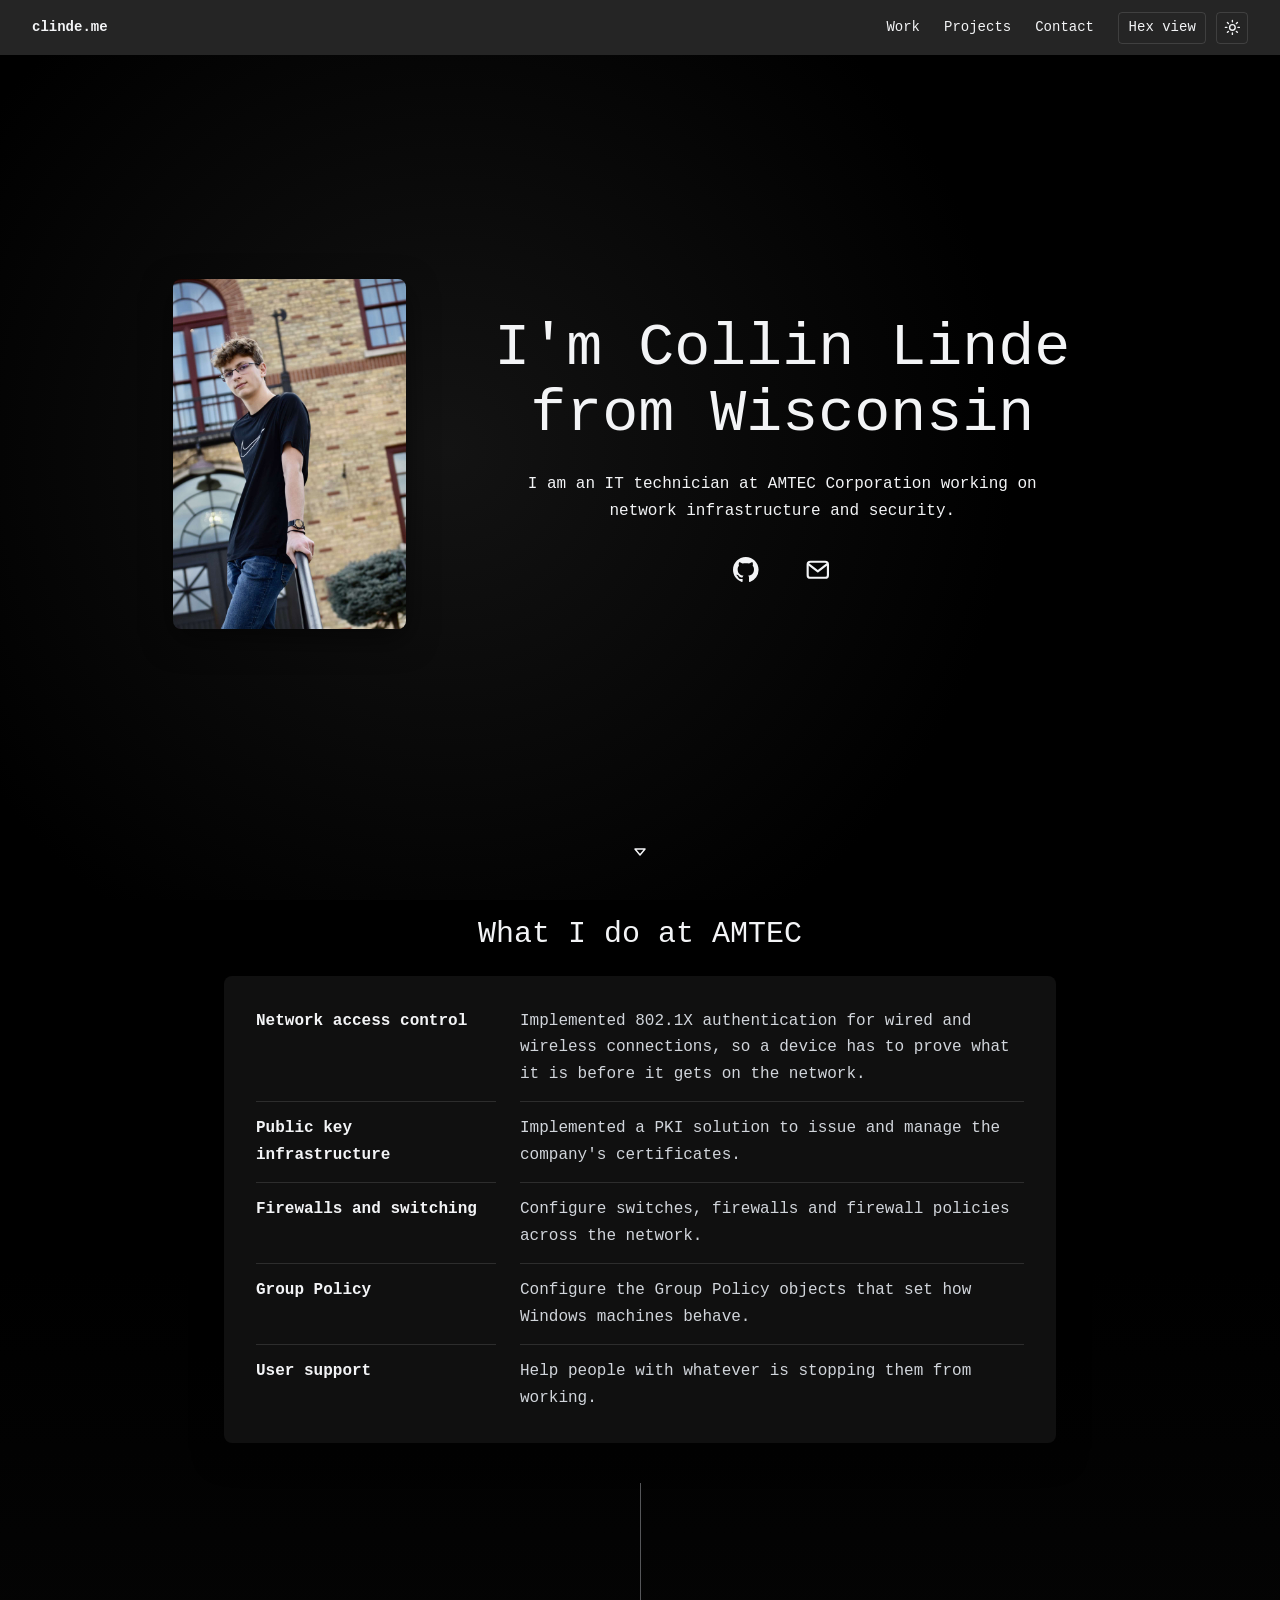
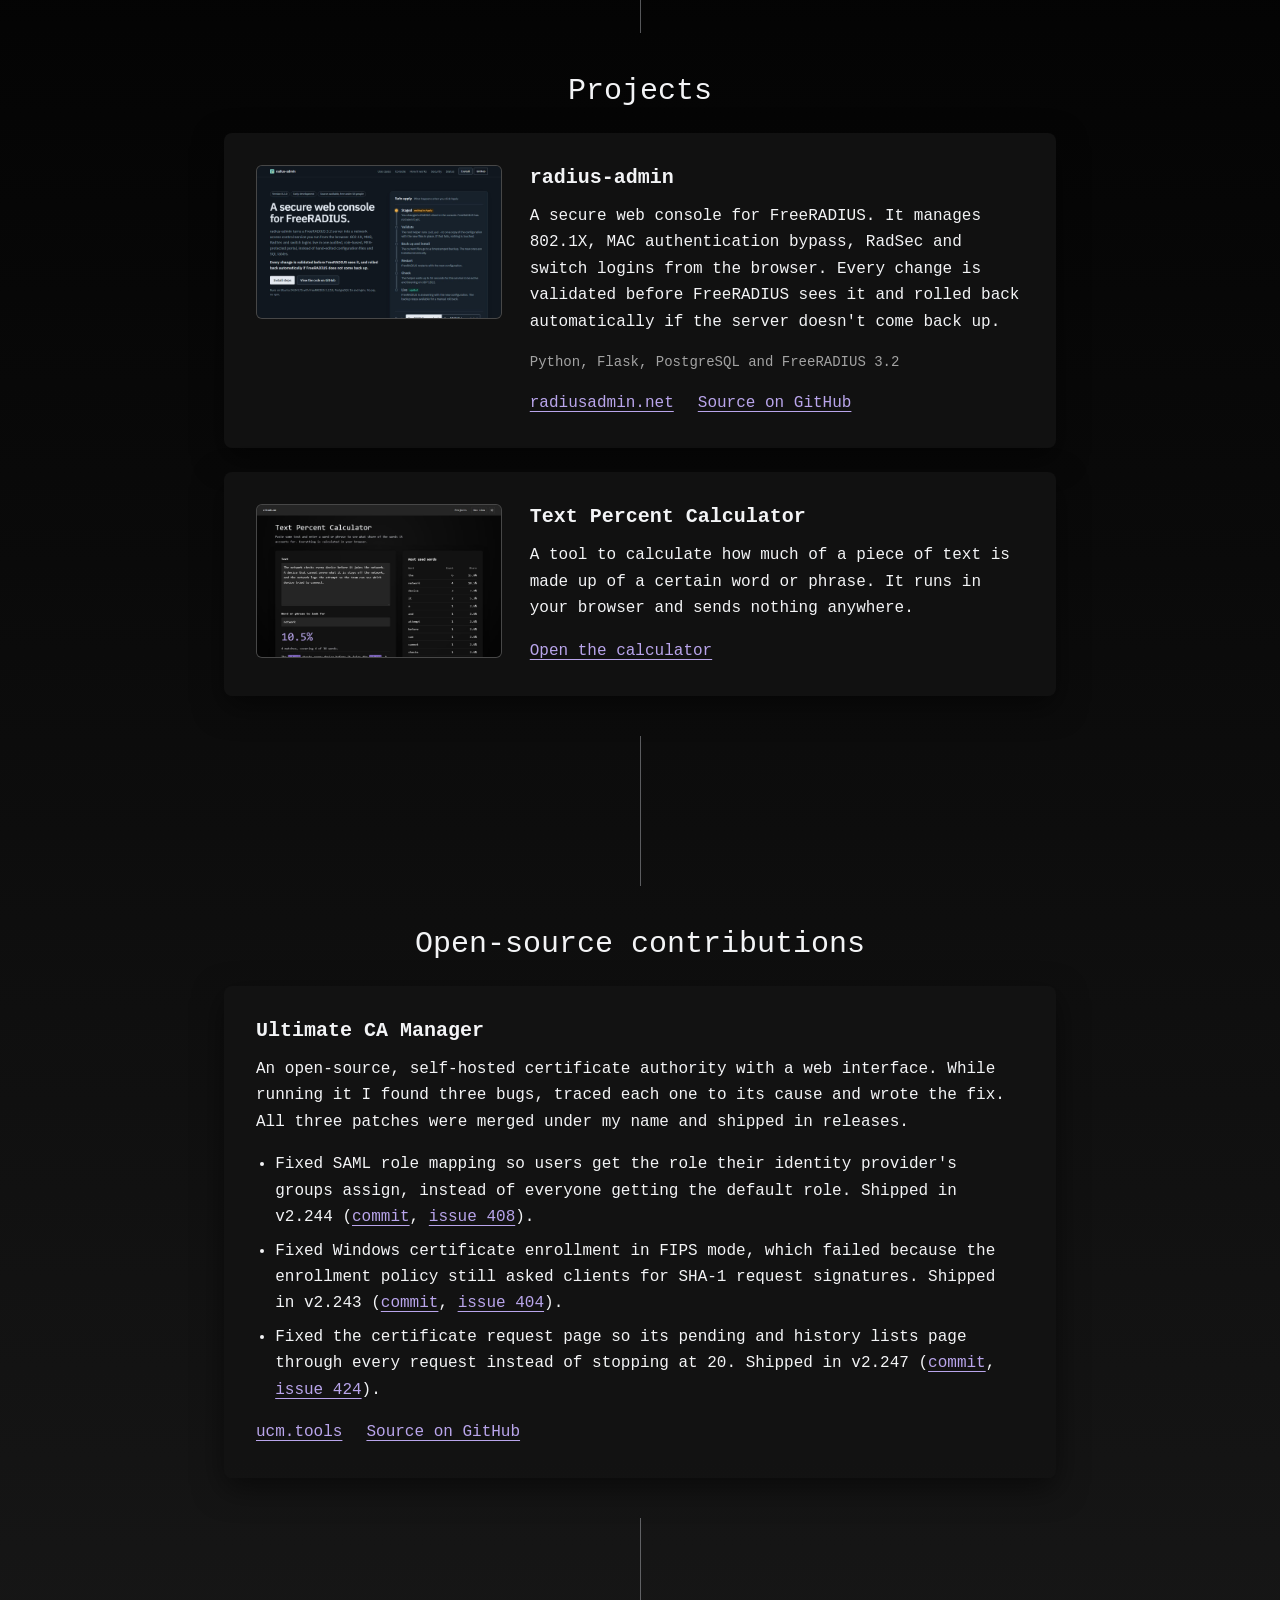
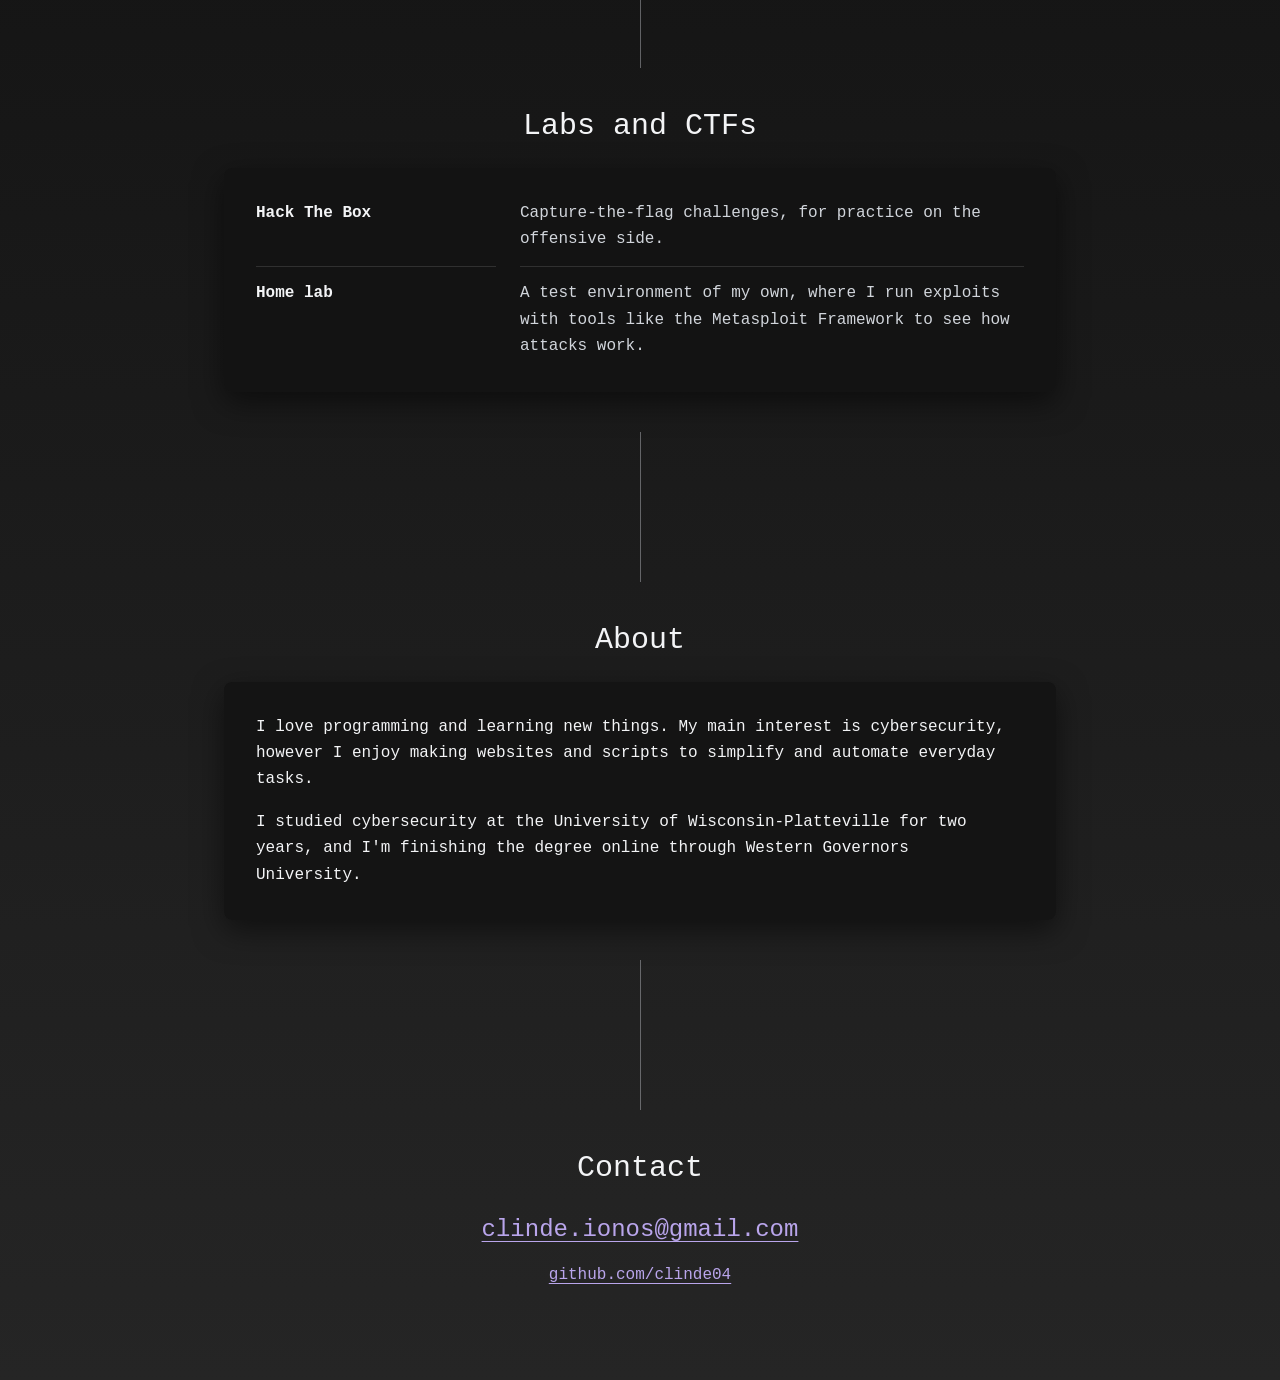
<file: index.html>
<!doctype html>
<html lang="en" class="d-classic t-dark">
  <head>
    <meta charset="utf-8" />
    <meta name="viewport" content="width=device-width, initial-scale=1" />
    <title>Collin Linde</title>
    <meta
      name="description"
      content="Collin Linde is an IT technician at AMTEC Corporation who works on network infrastructure, PKI and 802.1X, and builds radius-admin."
    />
    <meta property="og:title" content="Collin Linde" />
    <meta
      property="og:description"
      content="IT technician working on network infrastructure, PKI and 802.1X."
    />
    <meta property="og:type" content="website" />
    <link rel="icon" href="favicon.svg" type="image/svg+xml" />
    <link rel="stylesheet" href="styles.css" />
    <script src="prefs.js"></script>
  </head>
  <body>
    <div class="orb" id="orb" aria-hidden="true"></div>

    <header class="nav">
      <a class="nav-home" href="./">clinde.me</a>
      <div class="nav-right">
        <nav class="nav-links" aria-label="Sections">
          <a href="#work">Work</a>
          <a href="#projects">Projects</a>
          <a href="#contact">Contact</a>
        </nav>
        <button class="toggle" id="design-toggle" type="button" hidden></button>
        <button class="toggle toggle-icon" id="theme-toggle" type="button" hidden>
          <svg class="icon-sun" viewBox="0 0 24 24" fill="none" stroke="currentColor" stroke-width="2" stroke-linecap="round" aria-hidden="true">
            <circle cx="12" cy="12" r="4" />
            <path d="M12 2v2M12 20v2M2 12h2M20 12h2M4.9 4.9l1.4 1.4M17.7 17.7l1.4 1.4M4.9 19.1l1.4-1.4M17.7 6.3l1.4-1.4" />
          </svg>
          <svg class="icon-moon" viewBox="0 0 24 24" fill="none" stroke="currentColor" stroke-width="2" stroke-linecap="round" stroke-linejoin="round" aria-hidden="true">
            <path d="M20 14.5A8 8 0 0 1 9.5 4a8 8 0 1 0 10.5 10.5z" />
          </svg>
        </button>
      </div>
    </header>

    <main>
      <!-- Hero for the classic design -->
      <section class="hero-classic">
        <div class="hero-inner">
          <img
            class="hero-photo"
            src="assets/collin-stairs.jpg"
            alt="Collin Linde standing on a staircase in front of a brick building"
            width="1472"
            height="2208"
          />
          <div class="hero-text">
            <h1>I'm Collin Linde from Wisconsin</h1>
            <p>
              I am an IT technician at AMTEC Corporation working on network infrastructure and
              security.
            </p>
            <div class="socials">
              <a href="https://github.com/clinde04" aria-label="GitHub profile">
                <svg viewBox="0 0 16 16" fill="currentColor" aria-hidden="true">
                  <path
                    d="M8 0C3.58 0 0 3.58 0 8c0 3.54 2.29 6.53 5.47 7.59.4.07.55-.17.55-.38 0-.19-.01-.82-.01-1.49-2.01.37-2.53-.49-2.69-.94-.09-.23-.48-.94-.82-1.13-.28-.15-.68-.52-.01-.53.63-.01 1.08.58 1.23.82.72 1.21 1.87.87 2.33.66.07-.52.28-.87.51-1.07-1.78-.2-3.64-.89-3.64-3.95 0-.87.31-1.59.82-2.15-.08-.2-.36-1.02.08-2.12 0 0 .67-.21 2.2.82.64-.18 1.32-.27 2-.27.68 0 1.36.09 2 .27 1.53-1.04 2.2-.82 2.2-.82.44 1.1.16 1.92.08 2.12.51.56.82 1.27.82 2.15 0 3.07-1.87 3.75-3.65 3.95.29.25.54.73.54 1.48 0 1.07-.01 1.93-.01 2.2 0 .21.15.46.55.38A8.013 8.013 0 0016 8c0-4.42-3.58-8-8-8z"
                  />
                </svg>
              </a>
              <a href="mailto:clinde.ionos@gmail.com" aria-label="Email Collin">
                <svg viewBox="0 0 24 24" fill="none" stroke="currentColor" stroke-width="2" stroke-linecap="round" stroke-linejoin="round" aria-hidden="true">
                  <rect x="2.5" y="4.5" width="19" height="15" rx="2.5" />
                  <path d="m3.5 7 8.5 6.5L20.5 7" />
                </svg>
              </a>
            </div>
          </div>
        </div>

        <svg class="caret" id="caret" viewBox="0 0 16 16" fill="none" stroke="currentColor" stroke-width="1.5" stroke-linejoin="round" aria-hidden="true">
          <path d="M3 5h10l-5 6z" />
        </svg>
      </section>

      <!-- Hero for the hex design. dump.js builds the viewer inside #dump. -->
      <section class="hero-hex">
        <h1 class="dump-fallback" id="dump-fallback">
          Collin Linde<span class="sr-only">, IT technician at AMTEC Corporation</span>
        </h1>
        <div class="dump" id="dump" aria-hidden="true" hidden></div>
        <p class="dump-status" id="dump-status" aria-hidden="true" hidden></p>
        <p class="lede">
          I'm an IT technician at AMTEC Corporation working on network infrastructure and
          security.
        </p>
      </section>

      <div class="sections">
        <section class="section" id="work">
          <h2>What I do at AMTEC</h2>
          <div class="panel">
            <dl class="facts">
              <dt>Network access control</dt>
              <dd>
                Implemented 802.1X authentication for wired and wireless connections, so a device
                has to prove what it is before it gets on the network.
              </dd>
              <dt>Public key infrastructure</dt>
              <dd>Implemented a PKI solution to issue and manage the company's certificates.</dd>
              <dt>Firewalls and switching</dt>
              <dd>Configure switches, firewalls and firewall policies across the network.</dd>
              <dt>Group Policy</dt>
              <dd>Configure the Group Policy objects that set how Windows machines behave.</dd>
              <dt>User support</dt>
              <dd>Help people with whatever is stopping them from working.</dd>
            </dl>
          </div>
        </section>

        <section class="section" id="projects">
          <h2>Projects</h2>

          <article class="panel project">
            <a class="project-shot" href="https://radiusadmin.net/" tabindex="-1" aria-hidden="true">
              <img src="assets/projects/radius-admin.jpg" alt="" width="1280" height="800" loading="lazy" decoding="async" />
            </a>
            <div class="project-body">
              <h3>radius-admin</h3>
              <p>
                A secure web console for FreeRADIUS. It manages 802.1X, MAC authentication bypass,
                RadSec and switch logins from the browser. Every change is validated before
                FreeRADIUS sees it and rolled back automatically if the server doesn't come back up.
              </p>
              <p class="small">Python, Flask, PostgreSQL and FreeRADIUS 3.2</p>
              <p class="links">
                <a href="https://radiusadmin.net/">radiusadmin.net</a>
                <a href="https://github.com/radiusadmin/radius-admin">Source on GitHub</a>
              </p>
            </div>
          </article>

          <article class="panel project">
            <a class="project-shot" href="tools/text-percent/" tabindex="-1" aria-hidden="true">
              <img src="assets/projects/text-percent.jpg" alt="" width="1280" height="800" loading="lazy" decoding="async" />
            </a>
            <div class="project-body">
              <h3>Text Percent Calculator</h3>
              <p>
                A tool to calculate how much of a piece of text is made up of a certain word or
                phrase. It runs in your browser and sends nothing anywhere.
              </p>
              <p class="links">
                <a href="tools/text-percent/">Open the calculator</a>
              </p>
            </div>
          </article>
        </section>

        <section class="section" id="contributions">
          <h2>Open-source contributions</h2>

          <article class="panel">
            <h3>Ultimate CA Manager</h3>
            <p>
              An open-source, self-hosted certificate authority with a web interface. While running
              it I found three bugs, traced each one to its cause and wrote the fix. All three
              patches were merged under my name and shipped in releases.
            </p>
            <ul>
              <li>
                Fixed SAML role mapping so users get the role their identity provider's groups
                assign, instead of everyone getting the default role. Shipped in v2.244
                (<a href="https://github.com/NeySlim/ultimate-ca-manager/commit/fd269466c8ab248751eb6f222c0887bfe64e67c3">commit</a>,
                <a href="https://github.com/NeySlim/ultimate-ca-manager/issues/408">issue 408</a>).
              </li>
              <li>
                Fixed Windows certificate enrollment in FIPS mode, which failed because the
                enrollment policy still asked clients for SHA-1 request signatures. Shipped in
                v2.243
                (<a href="https://github.com/NeySlim/ultimate-ca-manager/commit/224386f91fd30868cff1aab765dce636a78b6885">commit</a>,
                <a href="https://github.com/NeySlim/ultimate-ca-manager/issues/404">issue 404</a>).
              </li>
              <li>
                Fixed the certificate request page so its pending and history lists page through
                every request instead of stopping at 20. Shipped in v2.247
                (<a href="https://github.com/NeySlim/ultimate-ca-manager/commit/363a39f0bac1fbc214051bc466287d1459153c3f">commit</a>,
                <a href="https://github.com/NeySlim/ultimate-ca-manager/issues/424">issue 424</a>).
              </li>
            </ul>
            <p class="links">
              <a href="https://ucm.tools/">ucm.tools</a>
              <a href="https://github.com/NeySlim/ultimate-ca-manager">Source on GitHub</a>
            </p>
          </article>
        </section>

        <section class="section" id="labs">
          <h2>Labs and CTFs</h2>
          <div class="panel">
            <dl class="facts">
              <dt>Hack The Box</dt>
              <dd>Capture-the-flag challenges, for practice on the offensive side.</dd>
              <dt>Home lab</dt>
              <dd>
                A test environment of my own, where I run exploits with tools like the Metasploit
                Framework to see how attacks work.
              </dd>
            </dl>
          </div>
        </section>

        <section class="section" id="about">
          <h2>About</h2>
          <div class="panel about">
            <div>
              <p>
                I love programming and learning new things. My main interest is cybersecurity,
                however I enjoy making websites and scripts to simplify and automate everyday
                tasks.
              </p>
              <p>
                I studied cybersecurity at the University of Wisconsin-Platteville for two years,
                and I'm finishing the degree online through Western Governors University.
              </p>
            </div>
            <!-- Shown in the hex design only; the classic design has the photo in its hero. -->
            <img
              class="about-photo"
              src="assets/collin-stairs.jpg"
              alt="Collin Linde standing on a staircase in front of a brick building"
              width="1472"
              height="2208"
            />
          </div>
        </section>

        <section class="section contact" id="contact">
          <h2>Contact</h2>
          <div>
            <p>
              <a class="contact-email" href="mailto:clinde.ionos@gmail.com">clinde.ionos@gmail.com</a>
            </p>
            <p><a href="https://github.com/clinde04">github.com/clinde04</a></p>
          </div>
        </section>
      </div>
    </main>

    <script src="dump.js"></script>
    <script src="decode.js"></script>
    <script src="site.js"></script>
  </body>
</html>
</file>
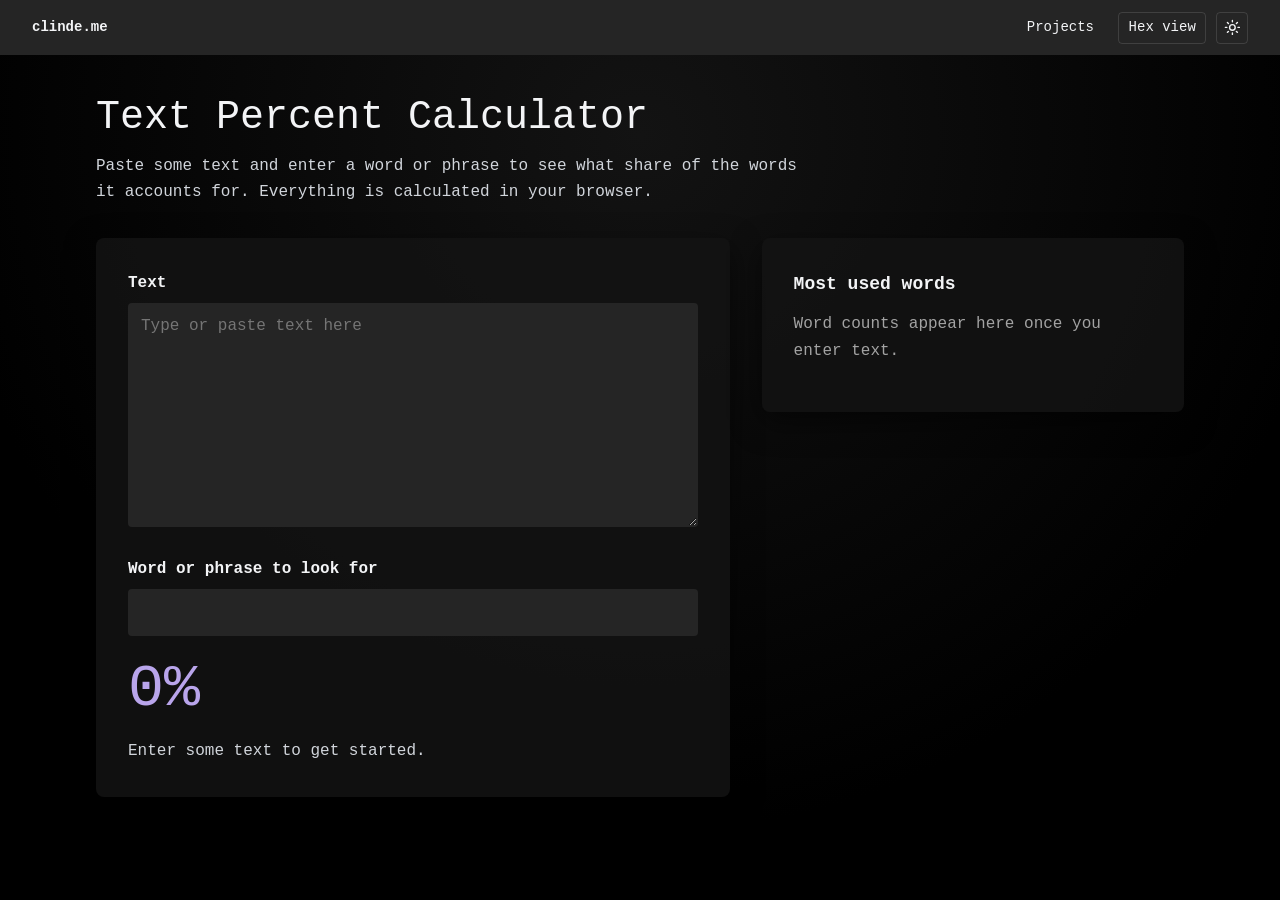
<file: tools/text-percent/index.html>
<!doctype html>
<html lang="en" class="d-classic t-dark">
  <head>
    <meta charset="utf-8" />
    <meta name="viewport" content="width=device-width, initial-scale=1" />
    <title>Text Percent Calculator | Collin Linde</title>
    <meta
      name="description"
      content="Work out what share of a piece of text is made up of a given word or phrase."
    />
    <link rel="icon" href="../../favicon.svg" type="image/svg+xml" />
    <link rel="stylesheet" href="../../styles.css" />
    <script src="../../prefs.js"></script>
  </head>
  <body>
    <div class="orb" id="orb" aria-hidden="true"></div>

    <header class="nav">
      <a class="nav-home" href="../../">clinde.me</a>
      <div class="nav-right">
        <nav class="nav-links" aria-label="Site">
          <a href="../../#projects">Projects</a>
        </nav>
        <button class="toggle" id="design-toggle" type="button" hidden></button>
        <button class="toggle toggle-icon" id="theme-toggle" type="button" hidden>
          <svg class="icon-sun" viewBox="0 0 24 24" fill="none" stroke="currentColor" stroke-width="2" stroke-linecap="round" aria-hidden="true">
            <circle cx="12" cy="12" r="4" />
            <path d="M12 2v2M12 20v2M2 12h2M20 12h2M4.9 4.9l1.4 1.4M17.7 17.7l1.4 1.4M4.9 19.1l1.4-1.4M17.7 6.3l1.4-1.4" />
          </svg>
          <svg class="icon-moon" viewBox="0 0 24 24" fill="none" stroke="currentColor" stroke-width="2" stroke-linecap="round" stroke-linejoin="round" aria-hidden="true">
            <path d="M20 14.5A8 8 0 0 1 9.5 4a8 8 0 1 0 10.5 10.5z" />
          </svg>
        </button>
      </div>
    </header>

    <main class="page">
      <div class="page-inner">
        <h1>Text Percent Calculator</h1>
        <p class="page-intro">
          Paste some text and enter a word or phrase to see what share of the words it accounts
          for. Everything is calculated in your browser.
        </p>

        <div class="tool">
          <div class="panel">
            <label class="field">
              <span>Text</span>
              <textarea id="text" placeholder="Type or paste text here"></textarea>
            </label>
            <label class="field">
              <span>Word or phrase to look for</span>
              <input id="query" type="text" autocomplete="off" spellcheck="false" />
            </label>

            <div aria-live="polite">
              <p class="result" id="result">0%</p>
              <p class="result-detail" id="detail">Enter some text to get started.</p>
            </div>
            <p class="preview" id="preview" hidden></p>
          </div>

          <div class="panel">
            <h2>Most used words</h2>
            <p class="empty" id="freq-empty">Word counts appear here once you enter text.</p>
            <table class="freq" id="freq" hidden>
              <thead>
                <tr>
                  <th scope="col">Word</th>
                  <th scope="col" class="num">Count</th>
                  <th scope="col" class="num">Share</th>
                </tr>
              </thead>
              <tbody></tbody>
            </table>
          </div>
        </div>
      </div>
    </main>

    <script src="../../decode.js"></script>
    <script src="../../site.js"></script>
    <script src="text-percent.js"></script>
  </body>
</html>
</file>
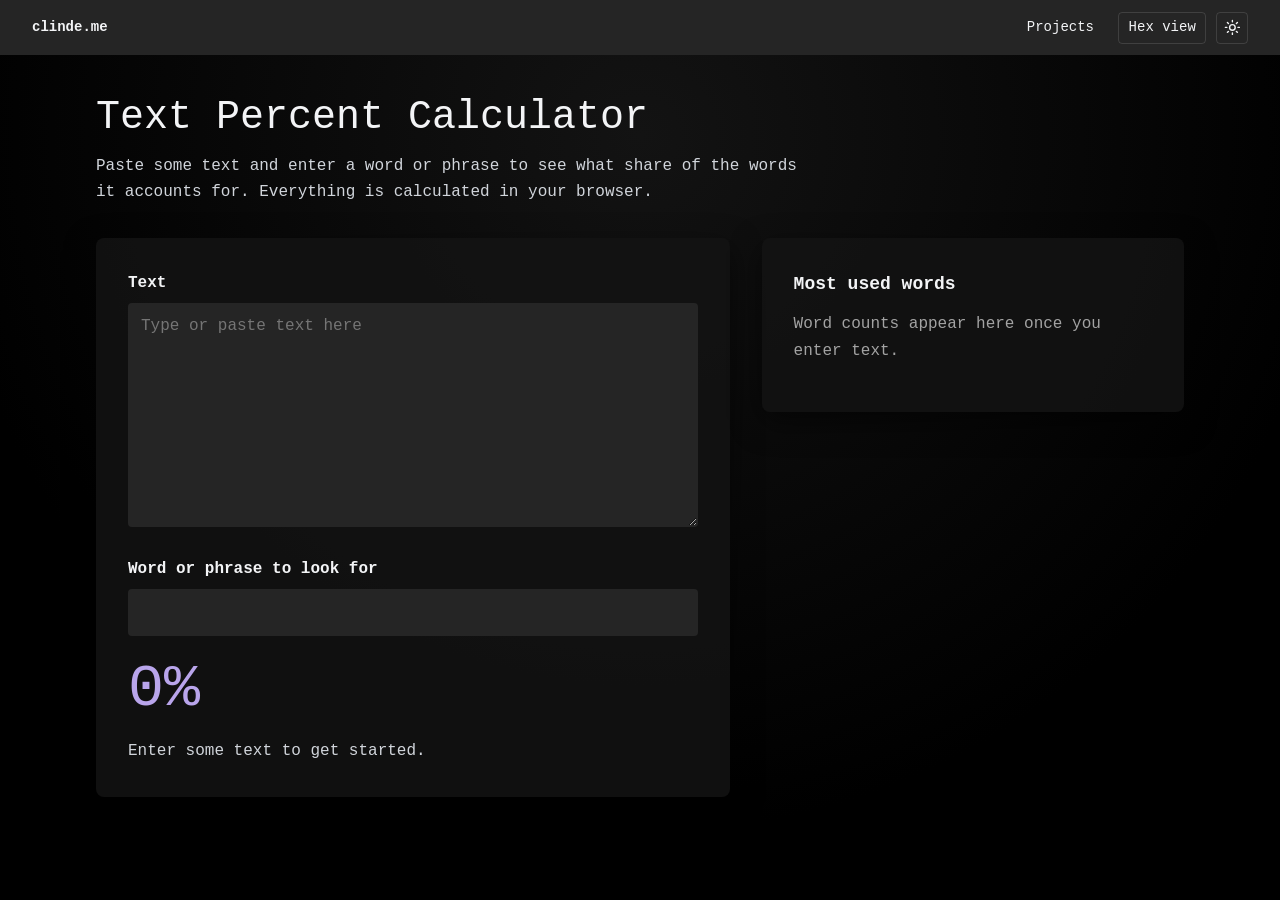
<file: utils/textpercent/index.html>
<!doctype html>
<html lang="en">
  <head>
    <meta charset="utf-8" />
    <title>Text Percent Calculator has moved</title>
    <meta http-equiv="refresh" content="0; url=../../tools/text-percent/" />
    <link rel="canonical" href="../../tools/text-percent/" />
  </head>
  <body>
    <p>The calculator has moved to <a href="../../tools/text-percent/">tools/text-percent</a>.</p>
  </body>
</html>
</file>
<file: styles.css>
/* clinde.me

   Two designs, each with a dark and a light theme. The <html> element carries
   one design class and one theme class, set by prefs.js and the navbar toggles:

     d-classic  the original look: monospace type, panels, purple mouse orb
     d-hex      the hex-viewer look: left-aligned, ruled sections
     t-dark / t-light

   Order of this file: tokens, shared rules, classic rules, hex rules. */

/* ---------- Tokens ---------- */

.d-classic {
  --font-body: ui-monospace, SFMono-Regular, Menlo, Monaco, Consolas, "Liberation Mono",
    "Courier New", monospace;
  --font-display: var(--font-body);
  --gutter: clamp(1rem, 4vw, 2rem);
  --nav-height: 55px;
}

.d-classic.t-dark {
  --bg: #000;
  --bg-glow: #131313;
  --bg-end: #252525;
  --nav-bg: #252525;
  --panel: rgb(19 19 19 / 0.88);
  --field: #252525;
  --text: #f3f4f6;
  --soft: #d1d5db;
  --muted: #a3a3a3;
  --rule: rgb(255 255 255 / 0.12);
  --line: rgb(209 213 219 / 0.4);
  --shadow: rgb(0 0 0 / 0.5);
  --link: #b9a5eb;
  --link-hover: #fff;
  --accent: #9779e2;
  --on-accent: #000;
  --orb: rgb(151 121 226 / 0.85);
  --orb-filter: blur(16px) brightness(2);
  color-scheme: dark;
}

.d-classic.t-light {
  --bg: #eee9fa;
  --bg-glow: #dcd2f5;
  --bg-end: #dcd2f5;
  --nav-bg: #f4f4f4;
  --panel: rgb(244 244 244 / 0.92);
  --field: #fff;
  --text: #000;
  --soft: #262626;
  --muted: #525252;
  --rule: rgb(0 0 0 / 0.14);
  --line: rgb(37 37 37 / 0.4);
  --shadow: rgb(81 31 206 / 0.16);
  --link: #511fce;
  --link-hover: #000;
  --accent: #744cd8;
  --on-accent: #fff;
  --orb: rgb(116 76 216 / 0.75);
  --orb-filter: blur(16px);
  color-scheme: light;
}

.d-hex {
  --font-body: "Hanken Grotesk", system-ui, "Segoe UI", sans-serif;
  --font-display: "Martian Mono", ui-monospace, "Cascadia Mono", Consolas, monospace;
  --gutter: clamp(1rem, 4vw, 3rem);
  --accent: #f2b705;
  --on-accent: #14213d;
}

.d-hex.t-light {
  --bg: #e9ecef;
  --text: #14213d;
  --soft: #56617a;
  --muted: #56617a;
  --faint: #a3abbb;
  --rule: rgb(20 33 61 / 0.16);
  --link: #2f4bff;
  --link-hover: #14213d;
  color-scheme: light;
}

.d-hex.t-dark {
  --bg: #0e1730;
  --text: #e3e8f4;
  --soft: #98a4c0;
  --muted: #98a4c0;
  --faint: #55617f;
  --rule: rgb(227 232 244 / 0.16);
  --link: #93a4ff;
  --link-hover: #e3e8f4;
  color-scheme: dark;
}

/* ---------- Shared ---------- */

*,
*::before,
*::after {
  box-sizing: border-box;
}

html {
  scroll-behavior: smooth;
  -webkit-text-size-adjust: 100%;
}

body {
  margin: 0;
  background: var(--bg);
  color: var(--text);
  font-family: var(--font-body);
  overflow-x: hidden;
}

a {
  color: var(--link);
  text-underline-offset: 0.22em;
  text-decoration-thickness: 1px;
}

a:hover {
  color: var(--link-hover);
}

:focus-visible {
  outline: 2px solid var(--link);
  outline-offset: 3px;
  border-radius: 2px;
}

[hidden] {
  display: none !important;
}

.sr-only {
  position: absolute;
  width: 1px;
  height: 1px;
  overflow: hidden;
  clip-path: inset(50%);
  white-space: nowrap;
}

.nav {
  display: flex;
  align-items: center;
  justify-content: space-between;
  gap: 1rem;
}

.nav a {
  color: var(--text);
  text-decoration: none;
}

.nav a:hover {
  text-decoration: underline;
}

.nav-right {
  display: flex;
  align-items: center;
  gap: 0.6rem;
}

.nav-links {
  display: flex;
  gap: clamp(0.75rem, 2.5vw, 1.5rem);
  margin-right: clamp(0.15rem, 1.5vw, 0.9rem);
}

/* On phones the bar keeps the home link and the two toggles; the page is short
   enough to scroll, and the section links do not fit beside them. */
@media (max-width: 36rem) {
  .nav-links {
    display: none;
  }
}

.toggle {
  display: inline-flex;
  align-items: center;
  justify-content: center;
  min-height: 2rem;
  padding: 0.2rem 0.6rem;
  border: 1px solid var(--rule);
  border-radius: 0.25rem;
  background: none;
  color: var(--text);
  font: inherit;
  white-space: nowrap;
  cursor: pointer;
}

.toggle:hover {
  border-color: var(--text);
}

.toggle-icon {
  width: 2rem;
  padding: 0;
}

.toggle-icon svg {
  width: 1.05rem;
  height: 1.05rem;
}

/* The theme button shows what you would switch to. */
.t-dark .icon-moon,
.t-light .icon-sun {
  display: none;
}

.socials {
  display: flex;
  gap: 1.75rem;
}

.socials a {
  display: grid;
  place-items: center;
  width: 2.75rem;
  height: 2.75rem;
  color: var(--text);
  transition: scale 0.15s;
}

.socials a:hover {
  scale: 1.15;
}

.socials svg {
  width: 1.6rem;
  height: 1.6rem;
}

.links {
  display: flex;
  flex-wrap: wrap;
  gap: 0.4rem 1.5rem;
}

.panel p {
  margin: 0 0 1rem;
}

.panel p:last-child {
  margin-bottom: 0;
}

.panel ul {
  margin: 0 0 1rem;
  padding-left: 1.2rem;
}

.panel li {
  margin-bottom: 0.45rem;
}

.small {
  color: var(--muted);
  font-size: 0.875rem;
}

.facts {
  margin: 0;
  display: grid;
  grid-template-columns: 15rem minmax(0, 1fr);
  column-gap: 1.5rem;
}

.facts dt {
  padding-top: 0.85rem;
  border-top: 1px solid var(--rule);
}

.facts dd {
  margin: 0;
  padding-block: 0.85rem;
  border-top: 1px solid var(--rule);
  color: var(--soft);
}

.facts dt:first-of-type,
.facts dt:first-of-type + dd {
  border-top: 0;
  padding-top: 0;
}

.facts dd:last-of-type {
  padding-bottom: 0;
}

@media (max-width: 40rem) {
  .facts {
    grid-template-columns: 1fr;
  }

  .facts dd,
  .facts dt:first-of-type + dd {
    border-top: 0;
    padding-top: 0.2rem;
  }
}

.contact-email {
  overflow-wrap: anywhere;
}

/* Project cards: a screenshot beside the text, stacked above it on phones. */

.project {
  display: grid;
  grid-template-columns: clamp(11rem, 32%, 17rem) minmax(0, 1fr);
  gap: 1.25rem 1.75rem;
  align-items: start;
}

.project-shot {
  display: block;
  aspect-ratio: 16 / 10;
  overflow: hidden;
  border: 1px solid var(--rule);
  border-radius: 0.375rem;
  background: var(--rule);
}

.project-shot img {
  display: block;
  width: 100%;
  height: 100%;
  object-fit: cover;
  object-position: top;
  transition: scale 0.2s;
}

.project-shot:hover img {
  scale: 1.04;
}

@media (max-width: 40rem) {
  .project {
    grid-template-columns: 1fr;
  }

  .project-shot {
    aspect-ratio: 16 / 9;
  }
}

/* Calculator pieces shared by both designs */

.tool {
  display: grid;
  grid-template-columns: minmax(0, 3fr) minmax(0, 2fr);
  gap: 1.5rem 2rem;
  align-items: start;
}

@media (max-width: 52rem) {
  .tool {
    grid-template-columns: 1fr;
  }
}

.field {
  display: block;
  margin-bottom: 1.25rem;
}

.field > span {
  display: block;
  font-weight: 700;
  margin-bottom: 0.4rem;
}

.field textarea,
.field input {
  width: 100%;
  font: inherit;
  color: var(--text);
  padding: 0.6rem 0.75rem;
}

.field textarea {
  min-height: 14rem;
  resize: vertical;
}

.result {
  margin: 0 0 0.25rem;
  font-family: var(--font-display);
  line-height: 1.1;
}

.panel .result-detail {
  color: var(--soft);
  margin-bottom: 0;
}

.preview {
  white-space: pre-wrap;
  overflow-wrap: anywhere;
  border-top: 1px solid var(--rule);
  padding-top: 1rem;
  margin: 1.25rem 0 0;
  max-height: 22rem;
  overflow: auto;
}

.preview mark {
  background: var(--accent);
  color: var(--on-accent);
  padding-inline: 0.1em;
}

.freq {
  width: 100%;
  border-collapse: collapse;
  font-variant-numeric: tabular-nums;
}

.freq th,
.freq td {
  text-align: left;
  font-weight: 400;
  padding: 0.4rem 0;
  border-top: 1px solid var(--rule);
}

.freq thead th {
  border-top: 0;
  color: var(--muted);
  font-size: 0.875rem;
}

.freq .num {
  text-align: right;
  padding-left: 1rem;
}

.empty {
  color: var(--muted);
  margin: 0;
}

/* ---------- Classic design ---------- */

html.d-classic {
  background: var(--bg-end);
  scroll-padding-top: calc(var(--nav-height) + 1rem);
}

.d-classic body {
  font-size: 1rem;
  line-height: 1.65;
}

.d-classic .hero-hex,
.d-classic .about-photo {
  display: none;
}

/* Mouse orb. Sits above the page backgrounds and below the content. */
.orb {
  display: none;
}

.d-classic .orb {
  display: block;
  position: fixed;
  top: 0;
  left: 0;
  z-index: 1;
  width: 50px;
  height: 50px;
  margin: -25px 0 0 -25px;
  border-radius: 50%;
  background: radial-gradient(rgb(0 0 0 / 0.2), var(--orb));
  filter: var(--orb-filter);
  pointer-events: none;
  opacity: 0;
  transition: opacity 0.3s;
  will-change: transform;
}

.d-classic .orb.is-on {
  opacity: 1;
}

.d-classic .nav {
  position: fixed;
  inset: 0 0 auto 0;
  z-index: 20;
  height: var(--nav-height);
  padding-inline: var(--gutter);
  background: var(--nav-bg);
  font-size: 0.875rem;
}

.d-classic .nav-home {
  font-weight: 700;
}

.d-classic .hero-classic {
  position: relative;
  min-height: 100svh;
  display: flex;
  align-items: center;
  justify-content: center;
  padding: calc(var(--nav-height) + 2rem) var(--gutter) 5rem;
  background: radial-gradient(circle at 35% 50%, var(--bg-glow), var(--bg) 60%);
}

.hero-inner {
  position: relative;
  z-index: 2;
  display: flex;
  align-items: center;
  gap: clamp(1.5rem, 4vw, 3.5rem);
}

.hero-photo {
  width: auto;
  height: 350px;
  border-radius: 0.5rem;
  box-shadow: 0 10px 30px var(--shadow);
  transition: scale 0.15s;
}

.hero-photo:hover {
  scale: 1.05;
}

.hero-text {
  display: flex;
  flex-direction: column;
  align-items: center;
  gap: 1.5rem;
  text-align: center;
}

.hero-classic h1 {
  max-width: 650px;
  margin: 0;
  font-weight: 400;
  font-size: clamp(2.25rem, 6vw, 3.75rem);
  line-height: 1.1;
}

.hero-text p {
  max-width: 550px;
  margin: 0;
}

.caret {
  position: absolute;
  bottom: 2.5rem;
  left: 50%;
  z-index: 2;
  width: 1rem;
  height: 1rem;
  margin-left: -0.5rem;
  animation: bounce 1s infinite;
  transition: opacity 0.3s;
}

.caret.is-hidden {
  opacity: 0;
}

@keyframes bounce {
  0%,
  100% {
    translate: 0 -25%;
    animation-timing-function: cubic-bezier(0.8, 0, 1, 1);
  }
  50% {
    translate: 0 0;
    animation-timing-function: cubic-bezier(0, 0, 0.2, 1);
  }
}

@media (max-width: 48rem) {
  .d-classic .hero-classic {
    align-items: flex-start;
  }

  .hero-inner {
    flex-direction: column;
    gap: 1.5rem;
    margin-top: 2rem;
  }

  /* On phones the photo becomes a round avatar, as on the original site. */
  .hero-photo {
    width: 9rem;
    height: 9rem;
    border-radius: 50%;
    object-fit: cover;
    object-position: 50% 28%;
  }
}

.d-classic .sections {
  background: linear-gradient(to bottom, var(--bg) 10%, var(--bg-end));
  padding: 1rem var(--gutter) 5rem;
}

.d-classic .section {
  position: relative;
  z-index: 2;
  max-width: 52rem;
  margin-inline: auto;
}

/* The thin vertical line between sections, kept from the original. */
.d-classic .section + .section::before {
  content: "";
  display: block;
  width: 1px;
  height: clamp(90px, 14vw, 150px);
  margin: 2.5rem auto;
  background: var(--line);
}

.d-classic .section > h2 {
  margin: 0 0 1.5rem;
  text-align: center;
  font-weight: 300;
  font-size: 1.875rem;
  line-height: 1.2;
}

.d-classic .panel {
  background: var(--panel);
  border-radius: 0.5rem;
  box-shadow: 0 10px 30px var(--shadow);
  padding: clamp(1.25rem, 4vw, 2rem);
}

.d-classic .section .panel + .panel {
  margin-top: 1.5rem;
}

.d-classic .panel h3 {
  margin: 0 0 0.75rem;
  font-size: 1.25rem;
  font-weight: 700;
  line-height: 1.3;
}

.d-classic .facts dt {
  font-weight: 700;
}

.d-classic .contact {
  text-align: center;
}

.d-classic .contact p {
  margin: 0 0 0.75rem;
}

.d-classic .contact-email {
  font-size: clamp(1rem, 4.2vw, 1.5rem);
}

.d-classic .page {
  min-height: 100svh;
  padding: calc(var(--nav-height) + 2.5rem) var(--gutter) 4rem;
  background: radial-gradient(circle at 50% 15%, var(--bg-glow), var(--bg) 70%);
}

.d-classic .page-inner {
  position: relative;
  z-index: 2;
  max-width: 68rem;
  margin-inline: auto;
}

.d-classic .page h1 {
  margin: 0 0 0.75rem;
  font-weight: 400;
  font-size: clamp(1.75rem, 5vw, 2.5rem);
  line-height: 1.15;
}

.d-classic .page-intro {
  max-width: 44rem;
  margin: 0 0 2rem;
  color: var(--soft);
}

.d-classic .field textarea,
.d-classic .field input {
  background: var(--field);
  border: 1px solid transparent;
  border-radius: 0.25rem;
}

.d-classic.t-light .field textarea,
.d-classic.t-light .field input {
  border-color: var(--rule);
}

.d-classic .field textarea:focus-visible,
.d-classic .field input:focus-visible {
  outline: none;
  border-color: var(--accent);
}

.d-classic .result {
  font-size: clamp(2.5rem, 8vw, 3.75rem);
  color: var(--link);
}

.d-classic .tool h2 {
  margin: 0 0 0.75rem;
  font-size: 1.125rem;
  font-weight: 700;
}

/* ---------- Hex design ---------- */

.d-hex body {
  font-size: 1.0625rem;
  line-height: 1.6;
}

.d-hex .hero-classic {
  display: none;
}

.d-hex .nav,
.d-hex .hero-hex,
.d-hex .sections,
.d-hex .page {
  max-width: 72rem;
  margin-inline: auto;
  padding-inline: var(--gutter);
}

.d-hex .nav {
  padding-block: 1.1rem;
  font-family: var(--font-display);
  font-stretch: 87.5%;
  font-size: 0.8125rem;
}

.d-hex .toggle {
  border-radius: 2px;
}

.d-hex .hero-hex {
  padding-block: clamp(2rem, 7vw, 5rem) clamp(2.5rem, 6vw, 4rem);
}

.dump {
  font-family: var(--font-display);
  margin: 0;
}

/* Until the viewer is built, the heading is shown as plain text. */
.dump-fallback {
  font-family: var(--font-display);
  font-stretch: 75%;
  font-weight: 500;
  font-size: clamp(1.75rem, 6vw, 3.5rem);
  line-height: 1.15;
  margin: 0;
}

.dump-row {
  display: grid;
  grid-template-columns: auto auto 1fr;
  grid-template-areas: "offset bytes ascii";
  align-items: center;
  column-gap: clamp(1rem, 2.2vw, 2rem);
  border-top: 1px solid var(--rule);
}

.dump-row:last-child {
  border-bottom: 1px solid var(--rule);
}

.dump-offset {
  grid-area: offset;
  color: var(--faint);
  font-size: 0.75rem;
  font-stretch: 75%;
}

.dump-bytes {
  grid-area: bytes;
  display: flex;
  font-size: 0.75rem;
  font-stretch: 75%;
  color: var(--muted);
}

.dump-ascii {
  grid-area: ascii;
  display: flex;
  justify-self: end;
  font-stretch: 75%;
  font-weight: 500;
  font-size: clamp(1.5rem, 4.3vw, 3.5rem);
  line-height: 1.3;
}

.dump b,
.dump i {
  font-style: normal;
  font-weight: inherit;
  cursor: default;
}

.dump-bytes b {
  padding: 0.15em 0.3em;
}

.dump-bytes b:nth-child(9) {
  margin-left: 0.7em;
}

.dump-ascii i {
  width: 1ch;
  text-align: center;
  white-space: pre;
}

.dump .is-null {
  color: var(--faint);
}

.dump .is-on {
  background: var(--accent);
  color: var(--on-accent);
}

/* Text decode effect (decode.js): the scrambled window, and the text still to come. */
.decode-noise {
  color: var(--faint);
}

.decode-rest {
  visibility: hidden;
}

.dump-status {
  font-family: var(--font-display);
  font-stretch: 75%;
  font-size: 0.75rem;
  color: var(--muted);
  margin: 0.75rem 0 0;
  min-height: 1.6em;
}

.lede {
  max-width: 34ch;
  margin: clamp(2rem, 5vw, 3.5rem) 0 0;
  font-size: clamp(1.25rem, 2.4vw, 1.75rem);
  line-height: 1.35;
}

@media (max-width: 52rem) {
  .dump-row {
    grid-template-columns: auto 1fr;
    grid-template-areas:
      "ascii ascii"
      "offset bytes";
    column-gap: 0.6rem;
    padding-block: 0.5rem 0.6rem;
  }

  .dump-ascii {
    justify-self: start;
    font-size: clamp(1.25rem, 7.4vw, 2.75rem);
  }

  .dump-offset,
  .dump-bytes {
    font-size: clamp(0.5rem, 2.35vw, 0.75rem);
  }

  .dump-bytes b {
    padding-inline: 0.22em;
  }
}

.d-hex .sections {
  padding-bottom: 3rem;
}

.d-hex .section {
  display: grid;
  grid-template-columns: 13rem minmax(0, 1fr);
  column-gap: 2rem;
  padding-block: clamp(2rem, 5vw, 3.5rem);
  border-top: 1px solid var(--rule);
}

.d-hex .section > h2 {
  grid-column: 1;
  grid-row: 1 / span 9;
  font-family: var(--font-display);
  font-stretch: 87.5%;
  font-weight: 500;
  font-size: 0.9375rem;
  line-height: 1.6;
  margin: 0.15rem 0 1rem;
}

.d-hex .section > :not(h2) {
  grid-column: 2;
  max-width: 54rem;
}

@media (max-width: 52rem) {
  .d-hex .section {
    grid-template-columns: 1fr;
  }

  .d-hex .section > h2,
  .d-hex .section > :not(h2) {
    grid-column: 1;
    grid-row: auto;
  }
}

.d-hex .section p,
.d-hex .section ul {
  max-width: 62ch;
}

.d-hex .section .panel + .panel {
  margin-top: 1.75rem;
  padding-top: 1.75rem;
  border-top: 1px solid var(--rule);
}

.d-hex .panel h3 {
  font-family: var(--font-display);
  font-stretch: 75%;
  font-weight: 500;
  font-size: clamp(1.25rem, 2.6vw, 1.625rem);
  line-height: 1.25;
  margin: 0 0 0.5rem;
}

.d-hex .facts dt {
  font-weight: 600;
}

.d-hex .project-shot {
  border-radius: 2px;
}

.d-hex .about {
  display: grid;
  grid-template-columns: minmax(0, 1fr) clamp(10rem, 22vw, 15rem);
  gap: 2rem;
  align-items: start;
}

.d-hex .about-photo {
  width: 100%;
  height: auto;
  display: block;
}

@media (max-width: 40rem) {
  .d-hex .about {
    grid-template-columns: 1fr;
  }

  .d-hex .about-photo {
    max-width: 14rem;
  }
}

.d-hex .contact p {
  margin: 0 0 0.75rem;
}

.d-hex .contact-email {
  font-family: var(--font-display);
  font-stretch: 75%;
  font-size: clamp(1.125rem, 4.4vw, 2rem);
}

.d-hex .page {
  padding-block: clamp(1.5rem, 5vw, 3rem) 3rem;
}

.d-hex .page h1 {
  font-family: var(--font-display);
  font-stretch: 75%;
  font-weight: 500;
  font-size: clamp(1.75rem, 5vw, 3rem);
  line-height: 1.15;
  margin: 0 0 0.75rem;
}

.d-hex .page-intro {
  max-width: 62ch;
  margin: 0 0 1.5rem;
  color: var(--muted);
}

.d-hex .tool {
  border-top: 1px solid var(--rule);
  padding-top: 1.5rem;
}

.d-hex .field > span {
  font-weight: 600;
}

.d-hex .field textarea,
.d-hex .field input {
  background: transparent;
  border: 1px solid var(--muted);
  border-radius: 2px;
}

.d-hex .result {
  font-stretch: 75%;
  font-weight: 500;
  font-size: clamp(2.5rem, 8vw, 4rem);
}

.d-hex .tool h2 {
  font-family: var(--font-display);
  font-stretch: 87.5%;
  font-weight: 500;
  font-size: 0.9375rem;
  margin: 0 0 0.75rem;
}

/* ---------- Motion ---------- */

@media (prefers-reduced-motion: reduce) {
  html {
    scroll-behavior: auto;
  }

  .caret {
    animation: none;
  }

  .hero-photo,
  .socials a,
  .project-shot img {
    transition: none;
  }
}
</file>
